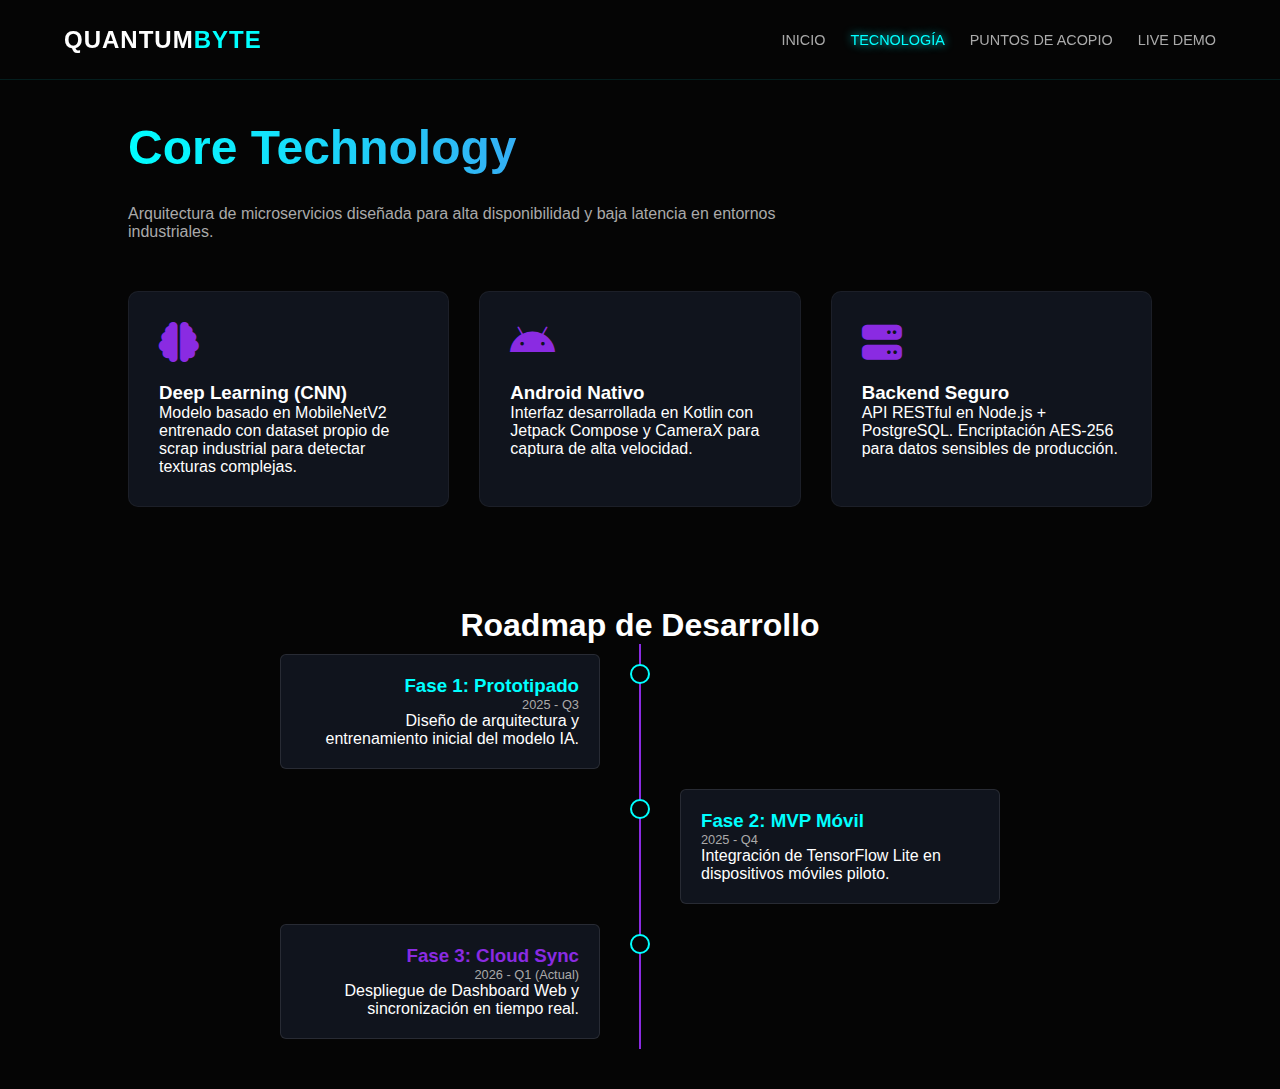
<file: technology.html>
<!DOCTYPE html>
<html lang="es">
<head>
    <meta charset="UTF-8">
    <title>Tecnología | CycleSync AI</title>
    <link rel="stylesheet" href="css/style.css">
    <link rel="stylesheet" href="https://cdnjs.cloudflare.com/ajax/libs/font-awesome/6.4.0/css/all.min.css">
    <link rel="icon" type="image/png" href="assets/images/logo.png">
</head>
<body>
    <nav class="navbar">
        <div class="logo">QUANTUM<span>BYTE</span></div>
        <ul class="nav-links">
            <li><a href="index.html">Inicio</a></li>
            <li><a href="technology.html">Tecnología</a></li>
            <li><a href="map.html">Puntos de Acopio</a></li>
            <li><a href="demo.html">Live Demo</a></li>
        </ul>
    </nav>

    <div class="container">
        <h1 class="title-neon">Core Technology</h1>
        <p style="max-width: 700px; color:#aaa; margin-bottom: 50px;">Arquitectura de microservicios diseñada para alta disponibilidad y baja latencia en entornos industriales.</p>
        
        <div class="tech-grid">
            <div class="tech-card">
                <i class="fa-solid fa-brain tech-icon"></i>
                <h3>Deep Learning (CNN)</h3>
                <p>Modelo basado en MobileNetV2 entrenado con dataset propio de scrap industrial para detectar texturas complejas.</p>
            </div>
            <div class="tech-card">
                <i class="fa-brands fa-android tech-icon"></i>
                <h3>Android Nativo</h3>
                <p>Interfaz desarrollada en Kotlin con Jetpack Compose y CameraX para captura de alta velocidad.</p>
            </div>
            <div class="tech-card">
                <i class="fa-solid fa-server tech-icon"></i>
                <h3>Backend Seguro</h3>
                <p>API RESTful en Node.js + PostgreSQL. Encriptación AES-256 para datos sensibles de producción.</p>
            </div>
        </div>

        <h2 style="text-align: center; margin-top: 100px; font-size: 2rem; color: #fff;">Roadmap de Desarrollo</h2>
        <div class="timeline">
            <div class="timeline-item left">
                <div class="content-box">
                    <h3 style="color: var(--primary);">Fase 1: Prototipado</h3>
                    <p style="font-size: 0.8rem; color: #aaa;">2025 - Q3</p>
                    <p>Diseño de arquitectura y entrenamiento inicial del modelo IA.</p>
                </div>
            </div>
            <div class="timeline-item right">
                <div class="content-box">
                    <h3 style="color: var(--primary);">Fase 2: MVP Móvil</h3>
                    <p style="font-size: 0.8rem; color: #aaa;">2025 - Q4</p>
                    <p>Integración de TensorFlow Lite en dispositivos móviles piloto.</p>
                </div>
            </div>
            <div class="timeline-item left">
                <div class="content-box">
                    <h3 style="color: var(--secondary);">Fase 3: Cloud Sync</h3>
                    <p style="font-size: 0.8rem; color: #aaa;">2026 - Q1 (Actual)</p>
                    <p>Despliegue de Dashboard Web y sincronización en tiempo real.</p>
                </div>
            </div>
        </div>
    </div>
    <script src="js/main.js"></script>
</body>
</html>
</file>
<file: css/style.css>
:root {
    --primary: #00ffff; /* Cian Neón */
    --secondary: #8a2be2; /* Púrpura */
    --bg-dark: #050505;
    --panel-bg: #10141d;
    --text: #ffffff;
}

* { margin: 0; padding: 0; box-sizing: border-box; }

body {
    font-family: 'Montserrat', sans-serif;
    background-color: var(--bg-dark);
    color: var(--text);
    padding-top: 80px;
    overflow-x: hidden;
}

/* NAVBAR */
.navbar {
    display: flex;
    justify-content: space-between;
    align-items: center;
    padding: 0 5%;
    height: 80px;
    background: rgba(5, 5, 5, 0.95);
    backdrop-filter: blur(10px);
    border-bottom: 1px solid rgba(0, 255, 255, 0.1);
    position: fixed;
    top: 0;
    width: 100%;
    z-index: 9999;
}
.logo { font-size: 1.5rem; font-weight: 700; letter-spacing: 1px; }
.logo span { color: var(--primary); }
.nav-links { list-style: none; display: flex; gap: 25px; }
.nav-links a {
    text-decoration: none;
    color: #aaa;
    font-weight: 500;
    font-size: 0.9rem;
    text-transform: uppercase;
    transition: 0.3s;
}
.nav-links a:hover, .nav-links a.active { color: var(--primary); text-shadow: 0 0 10px var(--primary); }

/* GENERAL */
.container { padding: 40px 10%; max-width: 1400px; margin: 0 auto; }
.title-neon {
    font-size: 3rem;
    margin-bottom: 30px;
    background: linear-gradient(90deg, var(--primary), var(--secondary));
    -webkit-background-clip: text;
    -webkit-text-fill-color: transparent;
}
.btn-main {
    padding: 12px 30px;
    background: linear-gradient(45deg, var(--secondary), var(--primary));
    color: #fff;
    text-decoration: none;
    font-weight: bold;
    border-radius: 4px;
    border: none;
    cursor: pointer;
    box-shadow: 0 0 20px rgba(138, 43, 226, 0.4);
    transition: 0.3s;
}
.btn-main:hover { transform: translateY(-2px); box-shadow: 0 0 30px rgba(0, 255, 255, 0.6); }

/* HERO (INICIO) */
.hero-split { display: flex; align-items: center; justify-content: space-between; height: 80vh; }
.hero-text { max-width: 50%; }
.hero-text h1 { font-size: 4.5rem; line-height: 1; margin: 10px 0 20px 0; }
@keyframes float { 0% { transform: translateY(0px); } 50% { transform: translateY(-20px); } 100% { transform: translateY(0px); } }

/* ESTADÍSTICAS (INICIO) */
.stats-section {
    display: flex;
    justify-content: space-around;
    padding: 60px 10%;
    background: #0a0d14;
    border-top: 1px solid #222;
    border-bottom: 1px solid #222;
}
.stat-box { text-align: center; }
.stat-number { font-size: 3rem; font-weight: 800; color: var(--primary); }
.stat-label { color: #666; font-size: 0.8rem; letter-spacing: 2px; text-transform: uppercase; margin-top: 5px; }

/* CARDS (TECNOLOGÍA) */
.tech-grid { display: grid; grid-template-columns: repeat(auto-fit, minmax(300px, 1fr)); gap: 30px; }
.tech-card {
    background: var(--panel-bg);
    padding: 30px;
    border: 1px solid rgba(255, 255, 255, 0.05);
    border-radius: 10px;
    transition: 0.3s;
}
.tech-card:hover { border-color: var(--primary); transform: translateY(-5px); }
.tech-icon { font-size: 2.5rem; color: var(--secondary); margin-bottom: 20px; }

/* ROADMAP (TECNOLOGÍA) */
.timeline { position: relative; max-width: 800px; margin: 0 auto; }
.timeline::after { content: ''; position: absolute; width: 2px; background: var(--secondary); top: 0; bottom: 0; left: 50%; margin-left: -1px; }
.timeline-item { padding: 10px 40px; position: relative; width: 50%; box-sizing: border-box; }
.left { left: 0; text-align: right; }
.right { left: 50%; }
.content-box { padding: 20px; background: var(--panel-bg); border-radius: 6px; border: 1px solid rgba(255,255,255,0.1); }
.timeline-item::after { content: ''; position: absolute; width: 16px; height: 16px; background: var(--bg-dark); border: 2px solid var(--primary); border-radius: 50%; top: 20px; z-index: 1; }
.left::after { right: -10px; } .right::after { left: -10px; }

/* MAPA (ARREGLADO) */
.map-layout { display: grid; grid-template-columns: 320px 1fr; gap: 30px; }
#map {
    height: 600px; width: 100%; border-radius: 10px;
    border: 2px solid var(--primary);
    background-color: #222;
}
/* FILTRO DARK MODE PARA MAPA */
.leaflet-tile-pane { filter: invert(100%) hue-rotate(180deg) brightness(95%) contrast(90%); }
.zone-panel { background: rgba(0,0,0,0.3); padding: 20px; border-radius: 8px; border: 1px solid var(--secondary); margin-bottom: 20px; }
.zone-stat { display: flex; justify-content: space-between; margin-bottom: 8px; font-size: 0.9rem; border-bottom: 1px solid #222; padding-bottom: 5px; }
.loc-item { padding: 15px; border: 1px solid #222; margin-bottom: 10px; background: var(--panel-bg); cursor: pointer; transition: 0.2s; border-radius: 5px; }
.loc-item:hover { border-color: var(--primary); }

/* DEMO & BITÁCORA */
.scanner-ui { max-width: 600px; margin: 0 auto; background: #000; border: 2px solid #333; border-radius: 15px; padding: 20px; }
.scan-window { height: 350px; background: #111; border-radius: 8px; position: relative; overflow: hidden; display: flex; align-items: center; justify-content: center; }
.scan-laser { width: 100%; height: 4px; background: red; position: absolute; top: 0; box-shadow: 0 0 15px red; animation: scan 2s infinite; z-index: 10; }
@keyframes scan { 0% {top:0;} 100% {top:100%;} }
.scanner-controls { display: flex; justify-content: space-between; align-items: center; margin-top: 20px; }

.log-container { margin-top: 50px; text-align: left; }
.log-title { border-left: 4px solid var(--primary); padding-left: 15px; margin-bottom: 20px; }
.table-wrapper { background: var(--panel-bg); border-radius: 10px; overflow: hidden; border: 1px solid #333; }
.data-table { width: 100%; border-collapse: collapse; color: #ccc; font-size: 0.9rem; }
.data-table th { background: #0a0d14; padding: 15px; text-align: left; color: var(--primary); text-transform: uppercase; font-size: 0.8rem; }
.data-table td { padding: 12px 15px; border-bottom: 1px solid #222; }
.data-table tr:first-child { animation: fadeIn 0.5s ease; background: rgba(0, 255, 255, 0.05); }
@keyframes fadeIn { from { opacity: 0; transform: translateY(-10px); } to { opacity: 1; transform: translateY(0); } }

/* RESPONSIVE */
@media (max-width: 768px) {
    .hero-split, .map-layout { grid-template-columns: 1fr; display: block; height: auto; }
    .hero-text { max-width: 100%; text-align: center; margin-bottom: 40px; }
    .timeline::after { left: 20px; }
    .timeline-item { width: 100%; padding-left: 50px; }
    .timeline-item::after { left: 12px; }
    .left { text-align: left; }
    .stats-section { flex-direction: column; gap: 30px; }
}
</file>
